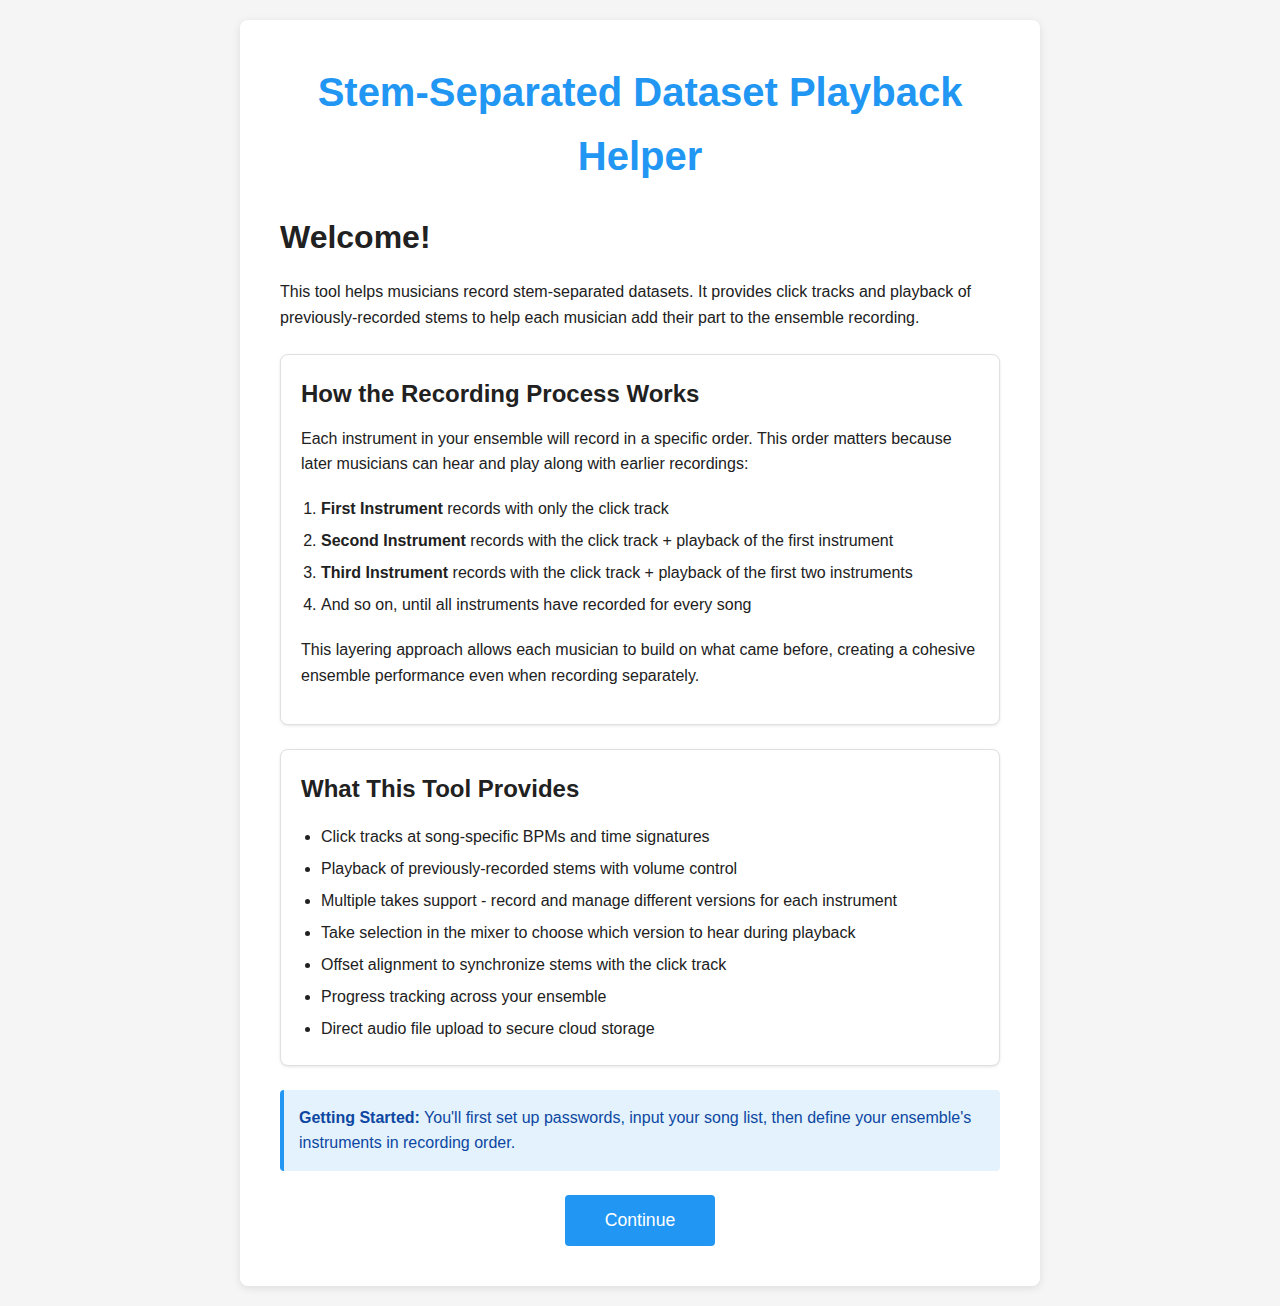
<file: src/welcome.html>
<!DOCTYPE html>
<html lang="en">
<head>
  <meta charset="UTF-8">
  <meta name="viewport" content="width=device-width, initial-scale=1.0">
  <title>Stem-Separated Dataset Playback Helper</title>
  <link rel="stylesheet" href="css/styles.css">
</head>
<body>
  <div class="container container-narrow">
    <h1 class="text-center">Stem-Separated Dataset Playback Helper</h1>

    <div class="mt-3">
      <h2>Welcome!</h2>

      <p>
        This tool helps musicians record stem-separated datasets.
        It provides click tracks and playback of previously-recorded stems to help each musician
        add their part to the ensemble recording.
      </p>

      <div class="card mt-3">
        <h3>How the Recording Process Works</h3>
        <p>
          Each instrument in your ensemble will record in a specific order. This order matters because
          later musicians can hear and play along with earlier recordings:
        </p>
        <ol style="padding-left: 20px; line-height: 2;">
          <li><strong>First Instrument</strong> records with only the click track</li>
          <li><strong>Second Instrument</strong> records with the click track + playback of the first instrument</li>
          <li><strong>Third Instrument</strong> records with the click track + playback of the first two instruments</li>
          <li>And so on, until all instruments have recorded for every song</li>
        </ol>
        <p class="mt-2">
          This layering approach allows each musician to build on what came before, creating a
          cohesive ensemble performance even when recording separately.
        </p>
      </div>

      <div class="card mt-3">
        <h3>What This Tool Provides</h3>
        <ul style="padding-left: 20px; line-height: 2;">
          <li>Click tracks at song-specific BPMs and time signatures</li>
          <li>Playback of previously-recorded stems with volume control</li>
          <li>Multiple takes support - record and manage different versions for each instrument</li>
          <li>Take selection in the mixer to choose which version to hear during playback</li>
          <li>Offset alignment to synchronize stems with the click track</li>
          <li>Progress tracking across your ensemble</li>
          <li>Direct audio file upload to secure cloud storage</li>
        </ul>
      </div>

      <div class="alert alert-info mt-3">
        <strong>Getting Started:</strong> You'll first set up passwords, input your song list,
        then define your ensemble's instruments in recording order.
      </div>

      <div class="text-center mt-3">
        <button class="btn btn-primary" id="continueBtn" style="padding: 15px 40px; font-size: 1.1rem;">
          Continue
        </button>
      </div>
    </div>
  </div>

  <script>
    document.getElementById('continueBtn').addEventListener('click', () => {
      window.location.href = 'passwords-setup.html';
    });
  </script>
</body>
</html>
</file>
<file: src/css/styles.css>
/* Global styles for Real Book Dataset Playback Helper */

:root {
  --primary-color: #2196F3;
  --primary-dark: #1976D2;
  --secondary-color: #4CAF50;
  --danger-color: #f44336;
  --warning-color: #ff9800;
  --background: #f5f5f5;
  --surface: #ffffff;
  --text-primary: #212121;
  --text-secondary: #757575;
  --border: #e0e0e0;
  --shadow: rgba(0, 0, 0, 0.1);
  --shadow-hover: rgba(0, 0, 0, 0.15);
}

* {
  box-sizing: border-box;
  margin: 0;
  padding: 0;
}

body {
  font-family: -apple-system, BlinkMacSystemFont, 'Segoe UI', Roboto, Oxygen, Ubuntu, Cantarell, sans-serif;
  background-color: var(--background);
  color: var(--text-primary);
  line-height: 1.6;
  padding: 20px;
}

.container {
  max-width: 1200px;
  margin: 0 auto;
  background: var(--surface);
  padding: 40px;
  border-radius: 8px;
  box-shadow: 0 2px 8px var(--shadow);
}

.container-narrow {
  max-width: 800px;
}

h1 {
  font-size: 2.5rem;
  margin-bottom: 0.5rem;
  color: var(--primary-color);
}

h2 {
  font-size: 2rem;
  margin-bottom: 1rem;
  color: var(--text-primary);
}

h3 {
  font-size: 1.5rem;
  margin-bottom: 0.75rem;
  color: var(--text-primary);
}

p {
  margin-bottom: 1rem;
}

/* Buttons */
button, .btn {
  padding: 12px 24px;
  font-size: 1rem;
  border: none;
  border-radius: 4px;
  cursor: pointer;
  transition: all 0.2s;
  font-weight: 500;
  text-decoration: none;
  display: inline-block;
}

.btn-primary {
  background-color: var(--primary-color);
  color: white;
}

.btn-primary:hover {
  background-color: var(--primary-dark);
  box-shadow: 0 2px 8px var(--shadow-hover);
}

.btn-secondary {
  background-color: var(--secondary-color);
  color: white;
}

.btn-secondary:hover {
  background-color: #45a049;
  box-shadow: 0 2px 8px var(--shadow-hover);
}

.btn-danger {
  background-color: var(--danger-color);
  color: white;
}

.btn-danger:hover {
  background-color: #d32f2f;
}

.btn-outline {
  background-color: transparent;
  border: 2px solid var(--primary-color);
  color: var(--primary-color);
}

.btn-outline:hover {
  background-color: var(--primary-color);
  color: white;
}

button:disabled {
  opacity: 0.5;
  cursor: not-allowed;
}

/* Forms */
input[type="text"],
input[type="password"],
input[type="number"],
input[type="file"],
select,
textarea {
  width: 100%;
  padding: 10px;
  margin-bottom: 15px;
  border: 1px solid var(--border);
  border-radius: 4px;
  font-size: 1rem;
  font-family: inherit;
  box-sizing: border-box;
}

/* Use monospace font for password inputs to ensure consistent sizing */
input[type="password"] {
  font-family: 'Courier New', Courier, monospace;
  letter-spacing: 0.05em;
}

input[type="text"]:focus,
input[type="password"]:focus,
input[type="number"]:focus,
select:focus,
textarea:focus {
  outline: none;
  border-color: var(--primary-color);
  box-shadow: 0 0 0 3px rgba(33, 150, 243, 0.1);
}

label {
  display: block;
  margin-bottom: 5px;
  font-weight: 500;
  color: var(--text-secondary);
}

/* Tables */
table {
  width: 100%;
  border-collapse: collapse;
  margin: 20px 0;
}

th, td {
  padding: 12px;
  text-align: left;
  border-bottom: 1px solid var(--border);
}

th {
  background-color: var(--background);
  font-weight: 600;
  color: var(--text-primary);
}

tr:hover {
  background-color: var(--background);
}

/* Cards */
.card {
  background: var(--surface);
  border: 1px solid var(--border);
  border-radius: 8px;
  padding: 20px;
  margin-bottom: 20px;
  box-shadow: 0 1px 3px var(--shadow);
  transition: all 0.2s;
}

.card:hover {
  box-shadow: 0 4px 12px var(--shadow-hover);
  transform: translateY(-2px);
}

.card-clickable {
  cursor: pointer;
}

.card-title {
  font-size: 1.25rem;
  font-weight: 600;
  margin-bottom: 0.5rem;
}

.card-subtitle {
  color: var(--text-secondary);
  margin-bottom: 0.5rem;
}

/* Grid */
.grid {
  display: grid;
  grid-template-columns: repeat(auto-fill, minmax(300px, 1fr));
  gap: 20px;
  margin: 20px 0;
}

/* Lists */
.list {
  list-style: none;
}

.list-item {
  display: flex;
  align-items: center;
  justify-content: space-between;
  padding: 12px;
  margin-bottom: 8px;
  background: var(--surface);
  border: 1px solid var(--border);
  border-radius: 4px;
}

.list-item-index {
  font-weight: 600;
  color: var(--primary-color);
  margin-right: 12px;
  min-width: 30px;
}

.list-item-content {
  flex: 1;
}

.list-item-actions {
  display: flex;
  gap: 8px;
}

/* Progress bar */
.progress-container {
  margin: 20px 0;
}

.progress-bar {
  width: 100%;
  height: 30px;
  background-color: var(--border);
  border-radius: 15px;
  overflow: hidden;
  position: relative;
}

.progress-fill {
  height: 100%;
  background: linear-gradient(90deg, var(--primary-color), var(--secondary-color));
  transition: width 0.3s ease;
  position: absolute;
  top: 0;
  left: 0;
}

.progress-text {
  position: absolute;
  width: 100%;
  height: 100%;
  display: flex;
  align-items: center;
  justify-content: center;
  font-weight: 600;
  color: var(--text-primary);
  z-index: 1;
}

/* Toggles */
.toggle-container {
  display: flex;
  align-items: center;
  gap: 10px;
  margin: 10px 0;
}

.toggle {
  position: relative;
  display: inline-block;
  width: 50px;
  height: 24px;
}

.toggle input {
  opacity: 0;
  width: 0;
  height: 0;
}

.toggle-slider {
  position: absolute;
  cursor: pointer;
  top: 0;
  left: 0;
  right: 0;
  bottom: 0;
  background-color: #ccc;
  transition: 0.3s;
  border-radius: 24px;
}

.toggle-slider:before {
  position: absolute;
  content: "";
  height: 18px;
  width: 18px;
  left: 3px;
  bottom: 3px;
  background-color: white;
  transition: 0.3s;
  border-radius: 50%;
}

.toggle input:checked + .toggle-slider {
  background-color: var(--secondary-color);
}

.toggle input:checked + .toggle-slider:before {
  transform: translateX(26px);
}

/* Sliders */
.slider-container {
  margin: 15px 0;
}

.slider-label {
  display: flex;
  justify-content: space-between;
  margin-bottom: 5px;
  font-weight: 500;
}

input[type="range"] {
  width: 100%;
  height: 6px;
  background: var(--border);
  outline: none;
  border-radius: 3px;
  margin-bottom: 10px;
}

input[type="range"]::-webkit-slider-thumb {
  appearance: none;
  width: 18px;
  height: 18px;
  background: var(--primary-color);
  cursor: pointer;
  border-radius: 50%;
}

input[type="range"]::-moz-range-thumb {
  width: 18px;
  height: 18px;
  background: var(--primary-color);
  cursor: pointer;
  border-radius: 50%;
  border: none;
}

/* Modal */
.modal {
  display: none;
  position: fixed;
  z-index: 1000;
  left: 0;
  top: 0;
  width: 100%;
  height: 100%;
  overflow: auto;
  background-color: rgba(0, 0, 0, 0.5);
}

.modal.active {
  display: flex;
  align-items: center;
  justify-content: center;
}

.modal-content {
  background-color: var(--surface);
  padding: 30px;
  border-radius: 8px;
  max-width: 600px;
  width: 90%;
  max-height: 90vh;
  overflow-y: auto;
  box-shadow: 0 4px 20px rgba(0, 0, 0, 0.3);
}

.modal-header {
  display: flex;
  justify-content: space-between;
  align-items: center;
  margin-bottom: 20px;
}

.modal-close {
  font-size: 2rem;
  font-weight: bold;
  color: var(--text-secondary);
  cursor: pointer;
  border: none;
  background: none;
  padding: 0;
  line-height: 1;
}

.modal-close:hover {
  color: var(--text-primary);
}

/* Search box */
.search-container {
  margin: 20px 0;
}

.search-box {
  width: 100%;
  max-width: 400px;
  padding: 12px 16px;
  font-size: 1rem;
  border: 2px solid var(--border);
  border-radius: 24px;
}

.search-box:focus {
  border-color: var(--primary-color);
  outline: none;
}

/* Canvas for waveform */
canvas {
  border: 1px solid var(--border);
  border-radius: 4px;
  width: 100%;
  height: 150px;
  display: block;
}

/* Waveform container (for proper indicator alignment) */
.waveform-container {
  margin: 15px 0;
}

/* Playback controls */
.playback-controls {
  display: flex;
  gap: 10px;
  align-items: center;
  margin: 15px 0;
}

.play-button {
  width: 60px;
  height: 60px;
  border-radius: 50%;
  display: flex;
  align-items: center;
  justify-content: center;
  font-size: 1.5rem;
}

/* Utility classes */
.mt-1 { margin-top: 0.5rem; }
.mt-2 { margin-top: 1rem; }
.mt-3 { margin-top: 1.5rem; }
.mb-1 { margin-bottom: 0.5rem; }
.mb-2 { margin-bottom: 1rem; }
.mb-3 { margin-bottom: 1.5rem; }

.text-center { text-align: center; }
.text-secondary { color: var(--text-secondary); }
.text-danger { color: var(--danger-color); }
.text-error { color: var(--danger-color); }
.text-success { color: var(--secondary-color); }

.hidden { display: none !important; }

.flex { display: flex; }
.flex-column { flex-direction: column; }
.gap-1 { gap: 0.5rem; }
.gap-2 { gap: 1rem; }
.items-center { align-items: center; }
.justify-between { justify-content: space-between; }

/* Alert messages */
.alert {
  padding: 15px;
  border-radius: 4px;
  margin-bottom: 20px;
  border-left: 4px solid;
}

.alert-info {
  background-color: #e3f2fd;
  border-color: var(--primary-color);
  color: #0d47a1;
}

.alert-success {
  background-color: #e8f5e9;
  border-color: var(--secondary-color);
  color: #2e7d32;
}

.alert-warning {
  background-color: #fff3e0;
  border-color: var(--warning-color);
  color: #e65100;
}

.alert-error {
  background-color: #ffebee;
  border-color: var(--danger-color);
  color: #c62828;
}

/* Loading spinner */
.spinner {
  border: 3px solid var(--border);
  border-top: 3px solid var(--primary-color);
  border-radius: 50%;
  width: 40px;
  height: 40px;
  animation: spin 1s linear infinite;
  margin: 20px auto;
}

@keyframes spin {
  0% { transform: rotate(0deg); }
  100% { transform: rotate(360deg); }
}

/* Responsive */
@media (max-width: 768px) {
  .container {
    padding: 20px;
  }

  h1 {
    font-size: 2rem;
  }

  h2 {
    font-size: 1.5rem;
  }

  .grid {
    grid-template-columns: 1fr;
  }

  .playback-controls {
    flex-direction: column;
  }
}
</file>
